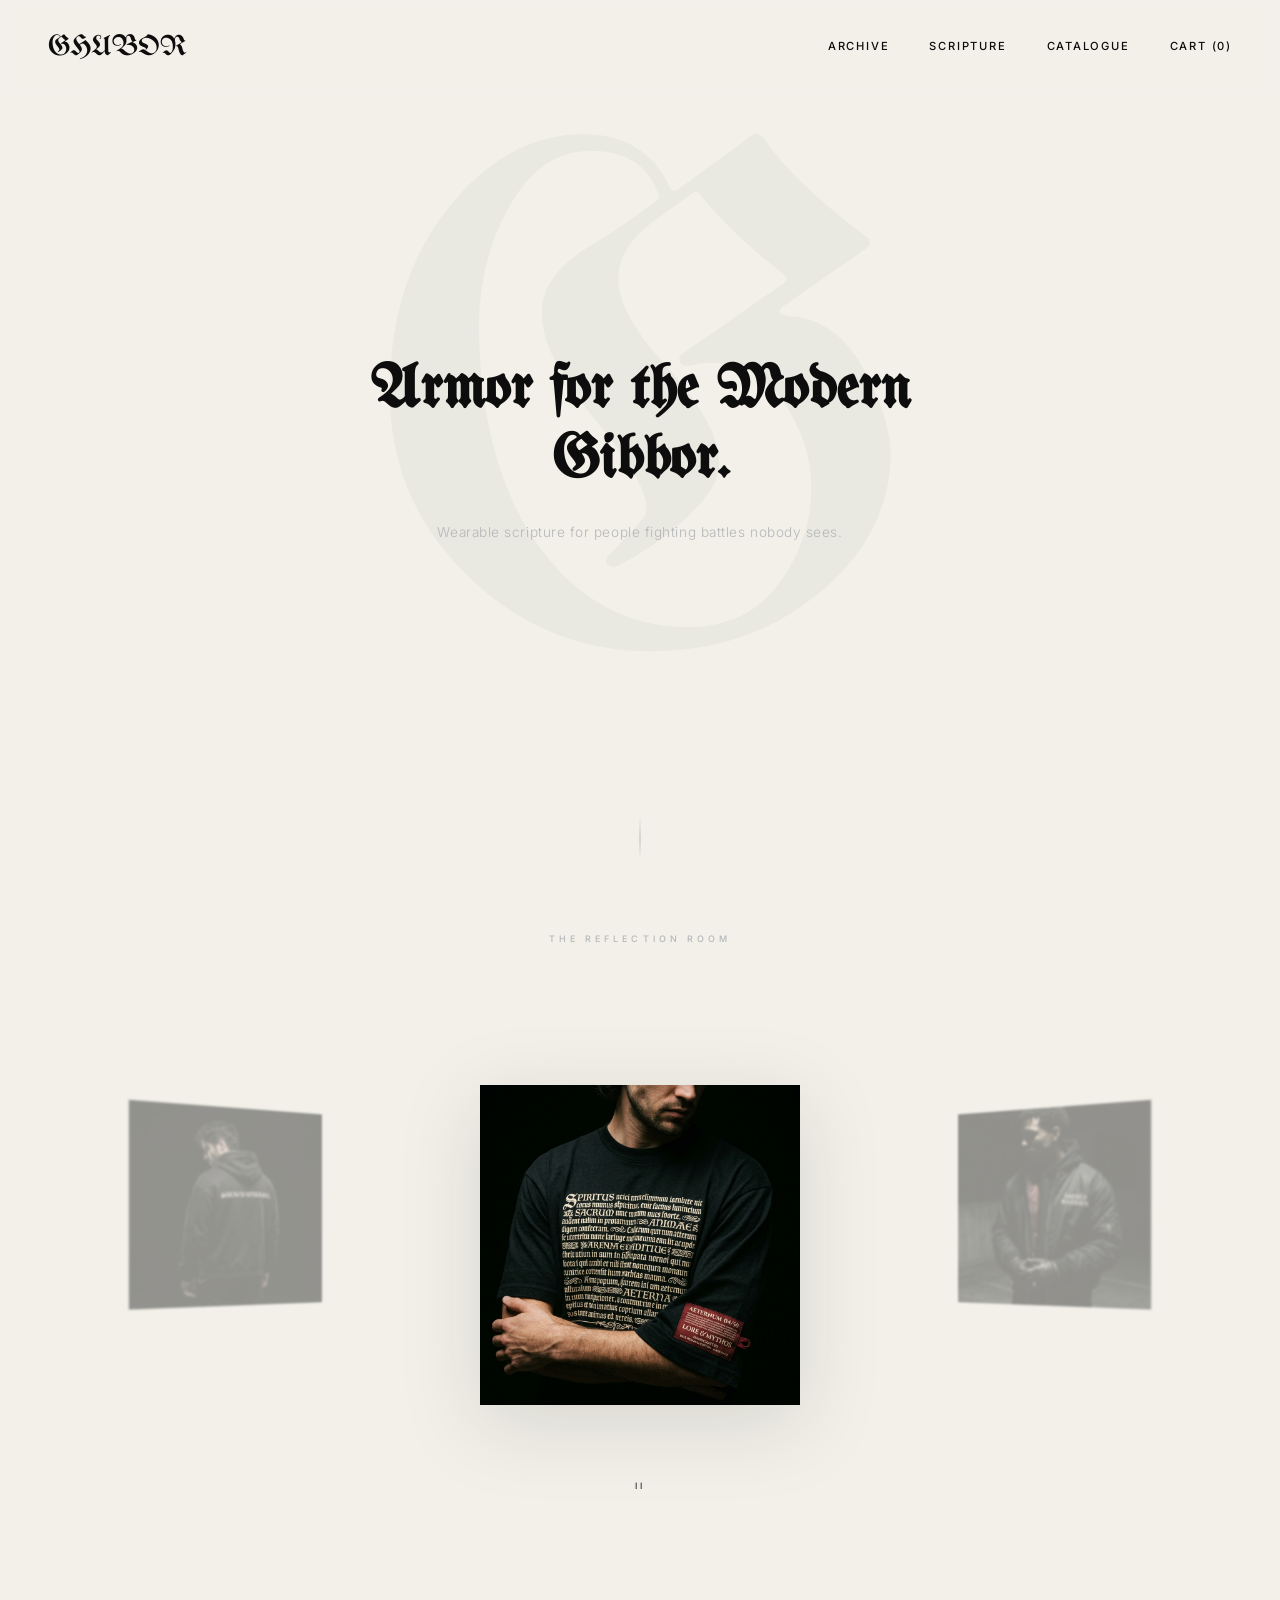
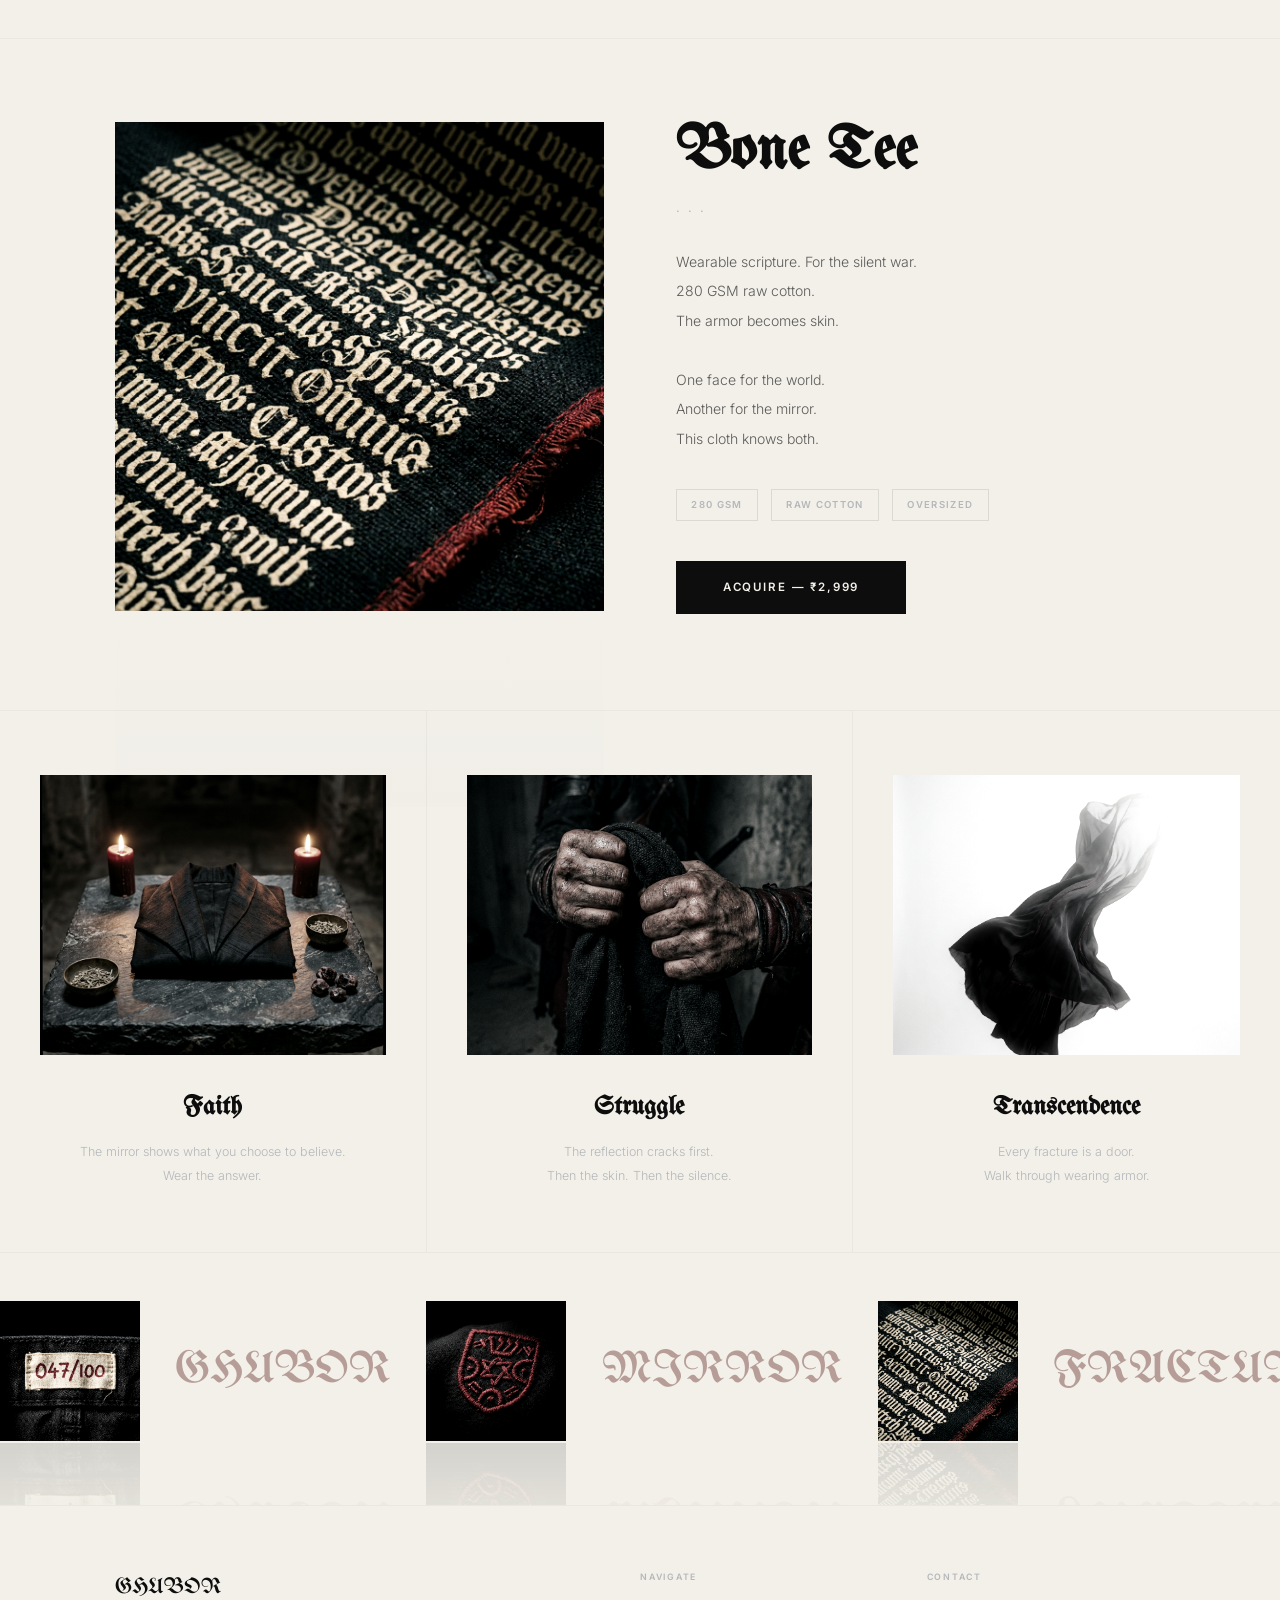
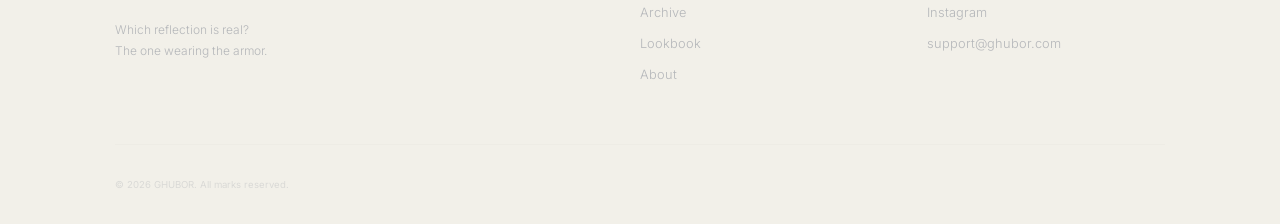
<file: reflection.html>
<!DOCTYPE html>
<html lang="en">
<head>
  <meta charset="UTF-8">
  <meta name="viewport" content="width=device-width, initial-scale=1.0">
  <meta name="description" content="GHUBOR — Fractured Reflection. Wearable scripture for people fighting battles nobody sees.">
  <title>GHUBOR — Fractured Reflection</title>
  <link rel="preconnect" href="https://fonts.googleapis.com">
  <link rel="preconnect" href="https://fonts.gstatic.com" crossorigin>
  <link href="https://fonts.googleapis.com/css2?family=UnifrakturMaguntia&family=Inter:wght@300;400;500;600;700&display=swap" rel="stylesheet">
  <link rel="stylesheet" href="reflection.css">
</head>
<body>

  <!-- ═══════════════ HEADER ═══════════════ -->
  <header id="site-header">
    <a href="#" id="logo-link" class="logo">
      <span class="logo-text">GHUBOR</span>
      <span class="logo-ghost" aria-hidden="true">GHUBOR</span>
    </a>
    <nav id="main-nav">
      <a href="#mirror-stage" class="nav-link">Archive</a>
      <a href="#product-details" class="nav-link">Scripture</a>
      <a href="#catalogue" class="nav-link">Catalogue</a>
      <a href="#" class="nav-link">Cart (0)</a>
    </nav>
  </header>

  <!-- ═══════════════ HERO — THE ASYLUM VOID ═══════════════ -->
  <section id="hero">
    <div class="hero-glyph" aria-hidden="true">G</div>
    <div class="hero-content">
      <h1 class="hero-title">Armor for the Modern Gibbor.</h1>
      <p class="hero-sub">Wearable scripture for people fighting battles nobody sees.</p>
    </div>
    <div class="hero-scroll-hint">
      <div class="scroll-dash"></div>
    </div>
  </section>

  <!-- ═══════════════ MIRROR STAGE — V-SHAPE 3D ═══════════════ -->
  <section id="mirror-stage">
    <p class="section-whisper">The Reflection Room</p>
    <div class="mirror-perspective" id="mirror-perspective">
      <div class="mirror-slot mirror-left" data-index="0">
        <div class="mirror-card">
          <img src="./images/products/hoodie.png" alt="Wraith Hoodie" loading="lazy">
        </div>
        <span class="mirror-numeral">I</span>
      </div>

      <div class="mirror-slot mirror-center active" data-index="1">
        <div class="mirror-card">
          <img src="./images/products/tshirt.png" alt="Bone Tee" loading="lazy">
        </div>
        <span class="mirror-numeral">II</span>
      </div>

      <div class="mirror-slot mirror-right" data-index="2">
        <div class="mirror-card">
          <img src="./images/products/jacket.png" alt="Tomb Jacket" loading="lazy">
        </div>
        <span class="mirror-numeral">III</span>
      </div>
    </div>
  </section>

  <!-- ═══════════════ PRODUCT DETAILS ═══════════════ -->
  <section id="product-details">
    <div class="details-plaque">
      <div class="details-media">
        <img src="./images/details/scripture.png" alt="Fabric macro" loading="lazy" id="details-img">
        <div class="media-reflect" aria-hidden="true"></div>
      </div>
      <div class="details-body">
        <h3 class="details-title" id="details-title">Bone Tee</h3>
        <div class="details-rule"><span class="rule-dot">·</span><span class="rule-dot">·</span><span class="rule-dot">·</span></div>
        <p class="details-scripture" id="details-scripture">
          Wearable scripture. For the silent war.<br>
          280 GSM raw cotton.<br>
          The armor becomes skin.<br><br>
          One face for the world.<br>
          Another for the mirror.<br>
          This cloth knows both.
        </p>
        <div class="details-tags" id="details-tags">
          <span class="detail-tag">280 GSM</span>
          <span class="detail-tag">Raw Cotton</span>
          <span class="detail-tag">Oversized</span>
        </div>
        <button class="cta-slab" id="cta-btn">
          <span class="cta-label" id="cta-label">Acquire — ₹2,999</span>
        </button>
      </div>
    </div>
  </section>

  <!-- ═══════════════ PILLARS ═══════════════ -->
  <section id="pillars">
    <div class="pillar">
      <img src="./images/pillars/faith.png" alt="Faith" loading="lazy">
      <h4 class="pillar-name">Faith</h4>
      <p class="pillar-verse">The mirror shows what you choose to believe.<br>Wear the answer.</p>
    </div>
    <div class="pillar">
      <img src="./images/pillars/struggle.png" alt="Struggle" loading="lazy">
      <h4 class="pillar-name">Struggle</h4>
      <p class="pillar-verse">The reflection cracks first.<br>Then the skin. Then the silence.</p>
    </div>
    <div class="pillar">
      <img src="./images/pillars/transcendence.png" alt="Transcendence" loading="lazy">
      <h4 class="pillar-name">Transcendence</h4>
      <p class="pillar-verse">Every fracture is a door.<br>Walk through wearing armor.</p>
    </div>
  </section>

  <!-- ═══════════════ INFINITE CATALOGUE — GLASS FLOOR ═══════════════ -->
  <section id="catalogue">
    <div class="glass-track-wrapper">
      <div class="glass-track" id="glass-track">
        <div class="glass-seg">
          <img src="./images/details/tag.png" alt="Tag macro" class="glass-img">
          <span class="glass-word">GHUBOR</span>
          <img src="./images/details/glyph.png" alt="Glyph" class="glass-img">
          <span class="glass-word">MIRROR</span>
          <img src="./images/details/scripture.png" alt="Scripture" class="glass-img">
          <span class="glass-word">FRACTURE</span>
          <img src="./images/products/longsleeve.png" alt="Longsleeve" class="glass-img">
          <span class="glass-word">ARMOR</span>
          <img src="./images/products/pants.png" alt="Pants" class="glass-img">
          <span class="glass-word">IDENTITY</span>
        </div>
        <div class="glass-seg">
          <img src="./images/details/tag.png" alt="Tag macro" class="glass-img">
          <span class="glass-word">GHUBOR</span>
          <img src="./images/details/glyph.png" alt="Glyph" class="glass-img">
          <span class="glass-word">MIRROR</span>
          <img src="./images/details/scripture.png" alt="Scripture" class="glass-img">
          <span class="glass-word">FRACTURE</span>
          <img src="./images/products/longsleeve.png" alt="Longsleeve" class="glass-img">
          <span class="glass-word">ARMOR</span>
          <img src="./images/products/pants.png" alt="Pants" class="glass-img">
          <span class="glass-word">IDENTITY</span>
        </div>
      </div>
    </div>
  </section>

  <!-- ═══════════════ FOOTER ═══════════════ -->
  <footer id="site-footer">
    <div class="footer-grid">
      <div class="footer-col">
        <span class="footer-logo">GHUBOR</span>
        <p class="footer-creed">Which reflection is real?<br>The one wearing the armor.</p>
      </div>
      <div class="footer-col">
        <span class="footer-head">Navigate</span>
        <a href="#mirror-stage" class="footer-link">Archive</a>
        <a href="#" class="footer-link">Lookbook</a>
        <a href="#" class="footer-link">About</a>
      </div>
      <div class="footer-col">
        <span class="footer-head">Contact</span>
        <a href="#" class="footer-link">Instagram</a>
        <a href="#" class="footer-link">support@ghubor.com</a>
      </div>
    </div>
    <div class="footer-base">
      <span>© 2026 GHUBOR. All marks reserved.</span>
    </div>
  </footer>

  <script src="reflection.js"></script>
</body>
</html>
</file>
<file: reflection.css>
/* ═══════════════════════════════════════════
   GHUBOR — FRACTURED REFLECTION THEME
   ═══════════════════════════════════════════ */

:root {
  --bone-ash: #F2F0E9;
  --mirror-silver: #B5B7BA;
  --obsidian: #0D0D0D;
  --oxblood: #4A0404;

  --font-black: 'UnifrakturMaguntia', cursive;
  --font-body: 'Inter', sans-serif;

  --swing: 0.6s cubic-bezier(0.25, 1, 0.5, 1);
}

/* ── Reset ── */
*, *::before, *::after {
  margin: 0; padding: 0;
  box-sizing: border-box;
  border-radius: 0 !important;
}

html {
  scroll-behavior: smooth;
  -webkit-font-smoothing: antialiased;
}

body {
  background: var(--bone-ash);
  color: var(--obsidian);
  font-family: var(--font-body);
  overflow-x: hidden;
  line-height: 1.6;
}

a { color: inherit; text-decoration: none; }
img { display: block; max-width: 100%; height: auto; border-radius: 0 !important; }
button { cursor: pointer; border: none; background: none; font-family: inherit; color: inherit; border-radius: 0 !important; }

::selection { background: var(--oxblood); color: var(--bone-ash); }

/* ═══════════════════════════════════════════
   HEADER — SHATTERED GLASS
   ═══════════════════════════════════════════ */
#site-header {
  position: fixed;
  top: 0; left: 0; width: 100%;
  z-index: 1000;
  display: flex;
  justify-content: space-between;
  align-items: center;
  padding: 1.5rem 3rem;
  background: transparent;
  backdrop-filter: blur(3px);
  -webkit-backdrop-filter: blur(3px);
}

/* ── Logo with identity glitch ── */
.logo {
  position: relative;
  display: inline-block;
}

.logo-text {
  font-family: var(--font-black);
  font-size: 1.8rem;
  color: var(--obsidian);
  position: relative;
  z-index: 2;
  transition: transform 0.15s ease, text-shadow 0.15s ease;
  display: inline-block;
}

.logo-ghost {
  position: absolute;
  top: 0; left: 0;
  font-family: var(--font-black);
  font-size: 1.8rem;
  color: var(--mirror-silver);
  z-index: 1;
  opacity: 0;
  transition: opacity 0.15s ease, transform 0.15s ease;
  pointer-events: none;
}

.logo:hover .logo-text {
  transform: skewX(-4deg);
  text-shadow: 3px 0 0 var(--mirror-silver), -1px 0 0 var(--oxblood);
}

.logo:hover .logo-ghost {
  opacity: 0.35;
  transform: skewX(6deg) translateX(6px);
}

#main-nav {
  display: flex;
  align-items: center;
  gap: 2.5rem;
}

.nav-link {
  font-family: var(--font-body);
  font-size: 0.7rem;
  font-weight: 500;
  letter-spacing: 0.16em;
  text-transform: uppercase;
  color: var(--obsidian);
  position: relative;
  transition: color 0.2s ease;
}

.nav-link::after {
  content: '';
  position: absolute;
  bottom: -3px; left: 0;
  width: 0; height: 1px;
  background: var(--oxblood);
  transition: width 0.3s ease;
}

.nav-link:hover { color: var(--oxblood); }
.nav-link:hover::after { width: 100%; }

/* ═══════════════════════════════════════════
   HERO — THE ASYLUM VOID
   ═══════════════════════════════════════════ */
#hero {
  position: relative;
  width: 100%; height: 100vh;
  background: var(--bone-ash);
  display: flex;
  align-items: center;
  justify-content: center;
  overflow: hidden;
}

.hero-glyph {
  position: absolute;
  top: 50%; left: 50%;
  transform: translate(-50%, -50%);
  font-family: var(--font-black);
  font-size: clamp(40vw, 55vw, 60vw);
  font-weight: 400;
  color: var(--obsidian);
  opacity: 0.03;
  line-height: 0.85;
  pointer-events: none;
  user-select: none;
}

.hero-content {
  position: relative;
  z-index: 2;
  text-align: center;
  max-width: 700px;
  padding: 0 2rem;
}

.hero-title {
  font-family: var(--font-black);
  font-size: clamp(2.2rem, 5vw, 3.8rem);
  color: var(--obsidian);
  line-height: 1.15;
  margin-bottom: 1.5rem;
}

.hero-sub {
  font-family: var(--font-body);
  font-size: 0.85rem;
  font-weight: 300;
  letter-spacing: 0.04em;
  color: var(--mirror-silver);
  line-height: 1.8;
}

.hero-scroll-hint {
  position: absolute;
  bottom: 2.5rem;
  left: 50%;
  transform: translateX(-50%);
  z-index: 2;
}

.scroll-dash {
  width: 1px; height: 44px;
  background: linear-gradient(to bottom, transparent, var(--mirror-silver), transparent);
  animation: dashPulse 2.2s ease-in-out infinite;
}

@keyframes dashPulse {
  0%, 100% { opacity: 0.15; transform: scaleY(0.6); }
  50% { opacity: 0.6; transform: scaleY(1); }
}

/* ═══════════════════════════════════════════
   MIRROR STAGE — 3D V-SHAPE
   ═══════════════════════════════════════════ */
#mirror-stage {
  min-height: 80vh;
  background: var(--bone-ash);
  display: flex;
  flex-direction: column;
  align-items: center;
  justify-content: center;
  padding: 2rem 0 5rem;
  position: relative;
  overflow: hidden;
}

.section-whisper {
  font-family: var(--font-body);
  font-size: 0.56rem;
  font-weight: 500;
  letter-spacing: 0.45em;
  text-transform: uppercase;
  color: var(--mirror-silver);
  text-align: center;
  padding: 0 0 2rem;
}

.mirror-perspective {
  position: relative;
  width: 90%;
  max-width: 1100px;
  height: 580px;
  margin: 0 auto;
  perspective: 1200px;
  perspective-origin: 50% 45%;
}

/* ── Mirror slot base ── */
.mirror-slot {
  position: absolute;
  cursor: pointer;
  user-select: none;
  transition: all var(--swing);
  transform-style: preserve-3d;
}

.mirror-card {
  width: 100%; height: 100%;
  transition: filter var(--swing), opacity var(--swing);
}

.mirror-card img {
  width: 100%; height: 100%;
  object-fit: contain;
}

.mirror-numeral {
  position: absolute;
  bottom: -28px; left: 50%;
  transform: translateX(-50%);
  font-family: var(--font-body);
  font-size: 0.55rem;
  letter-spacing: 0.35em;
  color: var(--mirror-silver);
  opacity: 0;
  transition: opacity 0.4s ease;
}

.mirror-slot.active .mirror-numeral {
  opacity: 1;
  color: var(--obsidian);
}

/* ── Default positions ── */
.mirror-left {
  width: 260px; height: 360px;
  left: 4%; top: 8%;
  z-index: 2;
  transform: rotateY(42deg) scale(0.8) translateZ(-80px);
}
.mirror-left .mirror-card {
  opacity: 0.4;
  filter: blur(1.5px) saturate(0.4) brightness(1.05);
}

.mirror-center {
  width: 320px; height: 440px;
  left: 50%; top: 8%;
  transform: translateX(-50%) rotateY(0deg) scale(1) translateZ(0);
  z-index: 5;
}
.mirror-center .mirror-card {
  opacity: 1;
  filter: none;
}
.mirror-center .mirror-card img {
  filter: drop-shadow(0 18px 40px rgba(13, 13, 13, 0.12));
}

.mirror-right {
  width: 260px; height: 360px;
  right: 4%; top: 8%;
  z-index: 2;
  transform: rotateY(-42deg) scale(0.8) translateZ(-80px);
}
.mirror-right .mirror-card {
  opacity: 0.4;
  filter: blur(1.5px) saturate(0.4) brightness(1.05);
}

/* ── JS-driven active/position classes ── */
.mirror-slot.active {
  width: 320px; height: 440px;
  left: 50% !important; right: auto !important;
  top: 8%;
  transform: translateX(-50%) rotateY(0deg) scale(1) translateZ(0);
  z-index: 5;
}
.mirror-slot.active .mirror-card {
  opacity: 1;
  filter: none;
}
.mirror-slot.active .mirror-card img {
  filter: drop-shadow(0 18px 40px rgba(13, 13, 13, 0.12));
}

.mirror-slot.pos-left {
  width: 260px; height: 360px;
  left: 4% !important; right: auto !important;
  top: 8%;
  transform: rotateY(42deg) scale(0.8) translateZ(-80px);
  z-index: 2;
}
.mirror-slot.pos-left .mirror-card {
  opacity: 0.4;
  filter: blur(1.5px) saturate(0.4) brightness(1.05);
}
.mirror-slot.pos-left .mirror-card img { filter: none; }

.mirror-slot.pos-right {
  width: 260px; height: 360px;
  right: 4% !important; left: auto !important;
  top: 8%;
  transform: rotateY(-42deg) scale(0.8) translateZ(-80px);
  z-index: 2;
}
.mirror-slot.pos-right .mirror-card {
  opacity: 0.4;
  filter: blur(1.5px) saturate(0.4) brightness(1.05);
}
.mirror-slot.pos-right .mirror-card img { filter: none; }

/* ═══════════════════════════════════════════
   PRODUCT DETAILS
   ═══════════════════════════════════════════ */
#product-details {
  background: var(--bone-ash);
  padding: 5rem 3rem 6rem;
  border-top: 1px solid rgba(13, 13, 13, 0.04);
}

.details-plaque {
  max-width: 1050px;
  margin: 0 auto;
  display: grid;
  grid-template-columns: 1fr 1fr;
  gap: 4.5rem;
  align-items: center;
}

.details-media {
  position: relative;
  overflow: visible;
}

.details-media img {
  width: 100%;
  filter: contrast(1.05);
  transition: transform 0.5s cubic-bezier(0.16, 1, 0.3, 1);
  position: relative;
  z-index: 2;
}

.details-media:hover img { transform: scale(1.02); }

/* Faux reflection beneath the image */
.media-reflect {
  position: absolute;
  bottom: -40%; left: 0; right: 0;
  height: 40%;
  background: linear-gradient(to bottom, rgba(181, 183, 186, 0.08), transparent);
  transform: scaleY(-1);
  pointer-events: none;
  z-index: 1;
  opacity: 0.4;
}

.details-title {
  font-family: var(--font-black);
  font-size: clamp(2.4rem, 5vw, 3.8rem);
  color: var(--obsidian);
  margin-bottom: 1rem;
  line-height: 1.1;
}

.details-rule {
  display: flex;
  gap: 0.5rem;
  margin-bottom: 1.5rem;
}

.rule-dot {
  font-size: 0.8rem;
  color: var(--mirror-silver);
}

.details-scripture {
  font-family: var(--font-body);
  font-size: 0.88rem;
  font-weight: 300;
  line-height: 2.1;
  color: var(--obsidian);
  opacity: 0.65;
  margin-bottom: 2.2rem;
  max-width: 420px;
}

.details-tags {
  display: flex;
  gap: 0.8rem;
  margin-bottom: 2.5rem;
  flex-wrap: wrap;
}

.detail-tag {
  font-size: 0.6rem;
  font-weight: 600;
  letter-spacing: 0.14em;
  text-transform: uppercase;
  color: var(--mirror-silver);
  border: 1px solid rgba(13, 13, 13, 0.1);
  padding: 0.45rem 0.9rem;
}

/* ── CTA Slab — inverts on hover ── */
.cta-slab {
  display: inline-block;
  padding: 1.1rem 2.8rem;
  background: var(--obsidian);
  color: var(--bone-ash);
  font-family: var(--font-body);
  font-size: 0.72rem;
  font-weight: 600;
  letter-spacing: 0.16em;
  text-transform: uppercase;
  border: 2px solid var(--obsidian);
  transition: background 0.18s ease, color 0.18s ease, border-color 0.18s ease;
}

.cta-slab:hover {
  background: var(--bone-ash);
  color: var(--oxblood);
  border-color: var(--obsidian);
}

/* ═══════════════════════════════════════════
   PILLARS
   ═══════════════════════════════════════════ */
#pillars {
  display: grid;
  grid-template-columns: repeat(3, 1fr);
  background: var(--bone-ash);
  border-top: 1px solid rgba(13, 13, 13, 0.04);
}

.pillar {
  padding: 4rem 2.5rem;
  text-align: center;
  border-right: 1px solid rgba(13, 13, 13, 0.04);
  transition: background 0.3s ease;
  overflow: hidden;
}

.pillar:last-child { border-right: none; }
.pillar:hover { background: rgba(13, 13, 13, 0.015); }

.pillar img {
  width: 100%;
  max-height: 280px;
  object-fit: cover;
  filter: saturate(0.5) contrast(1.05);
  margin-bottom: 2rem;
  transition: transform 0.4s ease;
}

.pillar:hover img { transform: scale(1.02); }

.pillar-name {
  font-family: var(--font-black);
  font-size: 1.6rem;
  color: var(--obsidian);
  margin-bottom: 0.8rem;
}

.pillar-verse {
  font-family: var(--font-body);
  font-size: 0.78rem;
  font-weight: 300;
  line-height: 1.9;
  color: var(--mirror-silver);
}

/* ═══════════════════════════════════════════
   CATALOGUE — GLASS FLOOR
   ═══════════════════════════════════════════ */
#catalogue {
  width: 100vw;
  overflow: hidden;
  background: var(--bone-ash);
  padding: 3rem 0 4rem;
  border-top: 1px solid rgba(13, 13, 13, 0.04);
}

.glass-track-wrapper {
  -webkit-box-reflect: below 2px linear-gradient(transparent, rgba(0, 0, 0, 0.12));
}

.glass-track {
  display: flex;
  width: max-content;
  animation: glassScroll 42s linear infinite;
}

.glass-seg {
  display: flex;
  align-items: center;
  flex-shrink: 0;
}

.glass-img {
  height: 140px;
  width: auto;
  object-fit: cover;
  flex-shrink: 0;
  filter: contrast(1.05) saturate(0.7);
}

.glass-word {
  font-family: var(--font-black);
  font-size: 2.8rem;
  color: var(--oxblood);
  padding: 0 2.2rem;
  white-space: nowrap;
  opacity: 0.35;
  flex-shrink: 0;
}

@keyframes glassScroll {
  0% { transform: translateX(0); }
  100% { transform: translateX(-50%); }
}

/* ═══════════════════════════════════════════
   FOOTER
   ═══════════════════════════════════════════ */
#site-footer {
  background: var(--bone-ash);
  padding: 4rem 3rem 2rem;
  border-top: 1px solid rgba(13, 13, 13, 0.04);
}

.footer-grid {
  max-width: 1050px;
  margin: 0 auto 3rem;
  display: grid;
  grid-template-columns: 2fr 1fr 1fr;
  gap: 3rem;
}

.footer-logo {
  font-family: var(--font-black);
  font-size: 1.4rem;
  color: var(--obsidian);
  display: block;
  margin-bottom: 0.8rem;
}

.footer-creed {
  font-size: 0.75rem;
  font-weight: 300;
  color: var(--mirror-silver);
  line-height: 1.8;
}

.footer-head {
  font-size: 0.55rem;
  font-weight: 600;
  letter-spacing: 0.2em;
  text-transform: uppercase;
  color: var(--mirror-silver);
  display: block;
  margin-bottom: 1.2rem;
}

.footer-link {
  display: block;
  font-size: 0.8rem;
  font-weight: 300;
  color: var(--mirror-silver);
  margin-bottom: 0.65rem;
  transition: color 0.2s ease;
}

.footer-link:hover { color: var(--obsidian); }

.footer-base {
  max-width: 1050px;
  margin: 0 auto;
  padding-top: 2rem;
  border-top: 1px solid rgba(13, 13, 13, 0.04);
  font-size: 0.6rem;
  color: var(--mirror-silver);
  opacity: 0.4;
}

/* ═══════════════════════════════════════════
   RESPONSIVE
   ═══════════════════════════════════════════ */
@media (max-width: 768px) {
  #site-header { padding: 1rem 1.5rem; }
  .logo-text, .logo-ghost { font-size: 1.4rem; }
  #main-nav { gap: 1.5rem; }
  .nav-link { font-size: 0.6rem; }

  .mirror-perspective { height: 460px; width: 95%; perspective: 900px; }
  .mirror-center, .mirror-slot.active { width: 220px; height: 310px; }
  .mirror-left, .mirror-slot.pos-left { width: 160px; height: 230px; }
  .mirror-right, .mirror-slot.pos-right { width: 160px; height: 230px; }

  .details-plaque { grid-template-columns: 1fr; gap: 2.5rem; }
  #product-details { padding: 3.5rem 1.5rem; }
  #pillars { grid-template-columns: 1fr; }
  .pillar { border-right: none; border-bottom: 1px solid rgba(13,13,13,0.04); }
  .footer-grid { grid-template-columns: 1fr; gap: 2rem; }
  .glass-img { height: 100px; }
  .glass-word { font-size: 1.8rem; padding: 0 1.2rem; }
}

@media (max-width: 480px) {
  .mirror-perspective { height: 380px; }
  .mirror-center, .mirror-slot.active { width: 180px; height: 260px; }
  .mirror-left, .mirror-slot.pos-left { width: 120px; height: 180px; left: 0 !important; }
  .mirror-right, .mirror-slot.pos-right { width: 120px; height: 180px; right: 0 !important; }
  .details-title { font-size: 2rem; }
  .hero-title { font-size: 2rem; }
}
</file>
